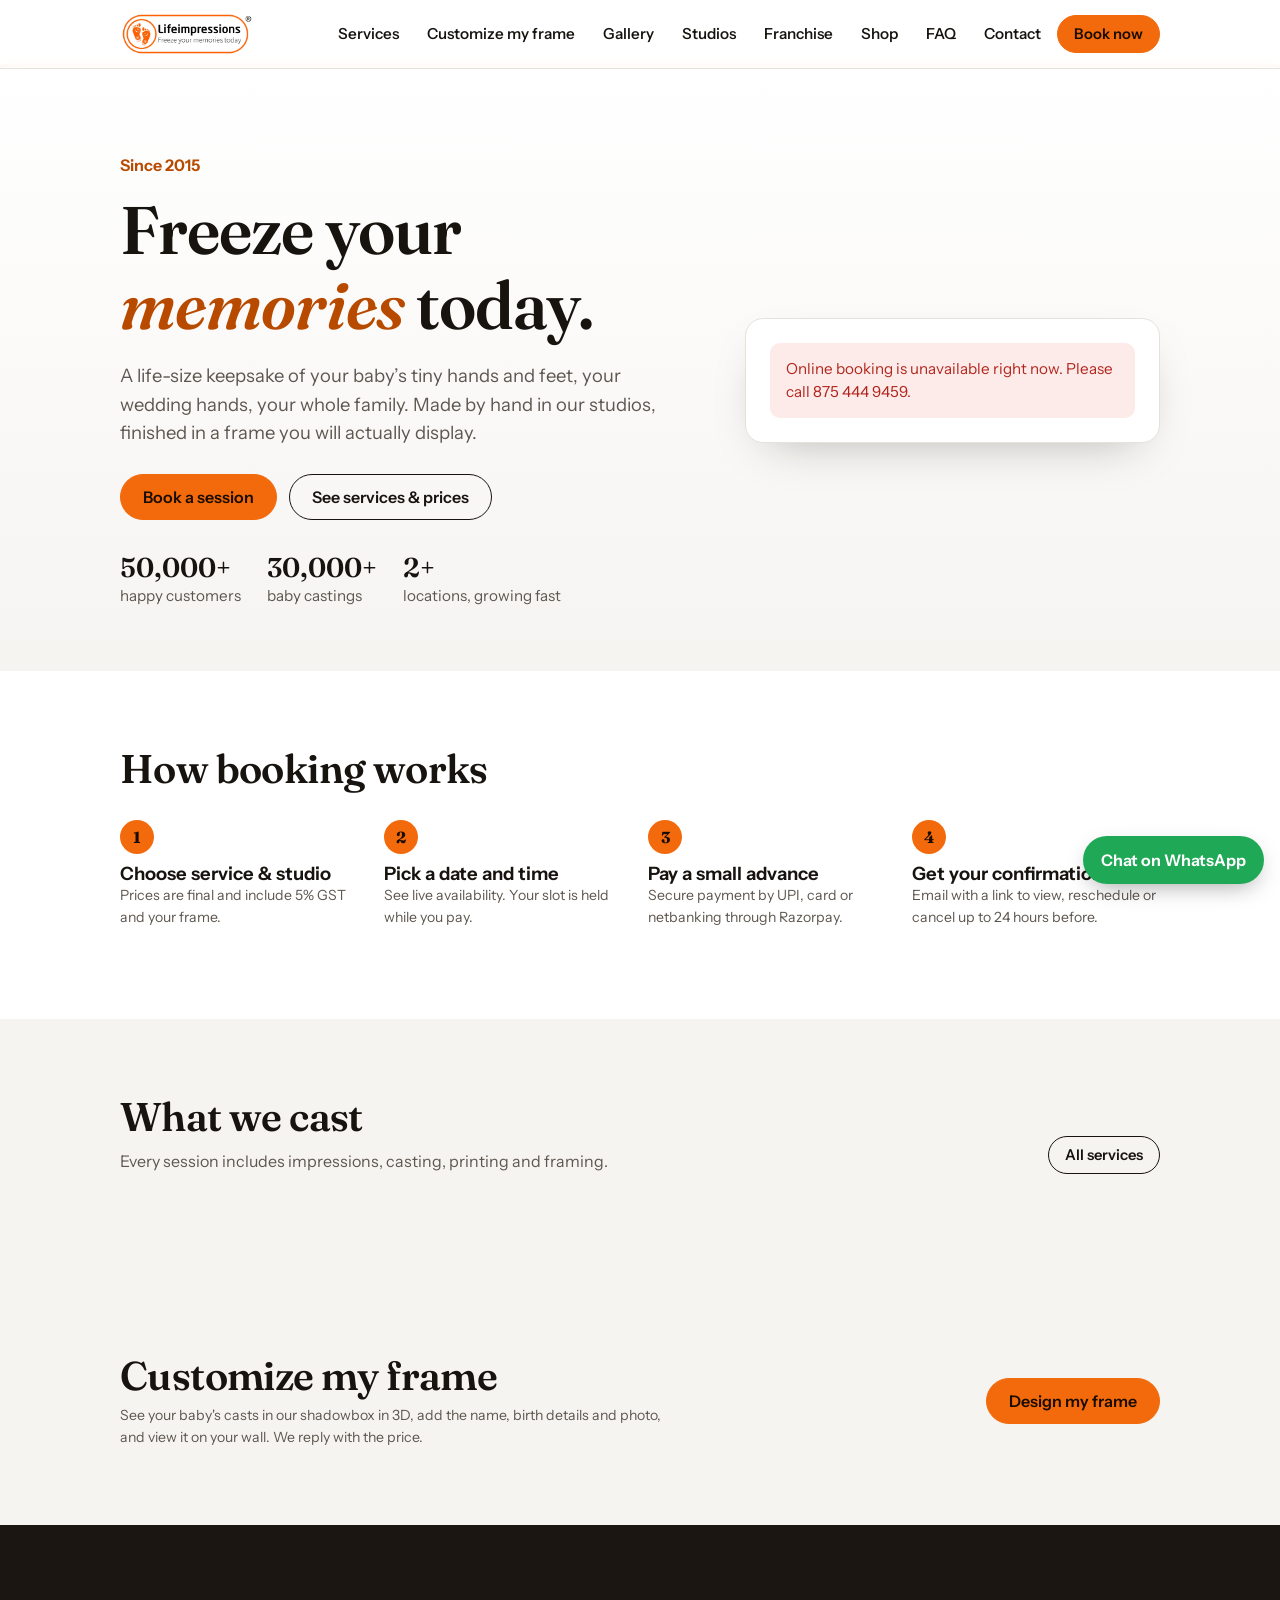
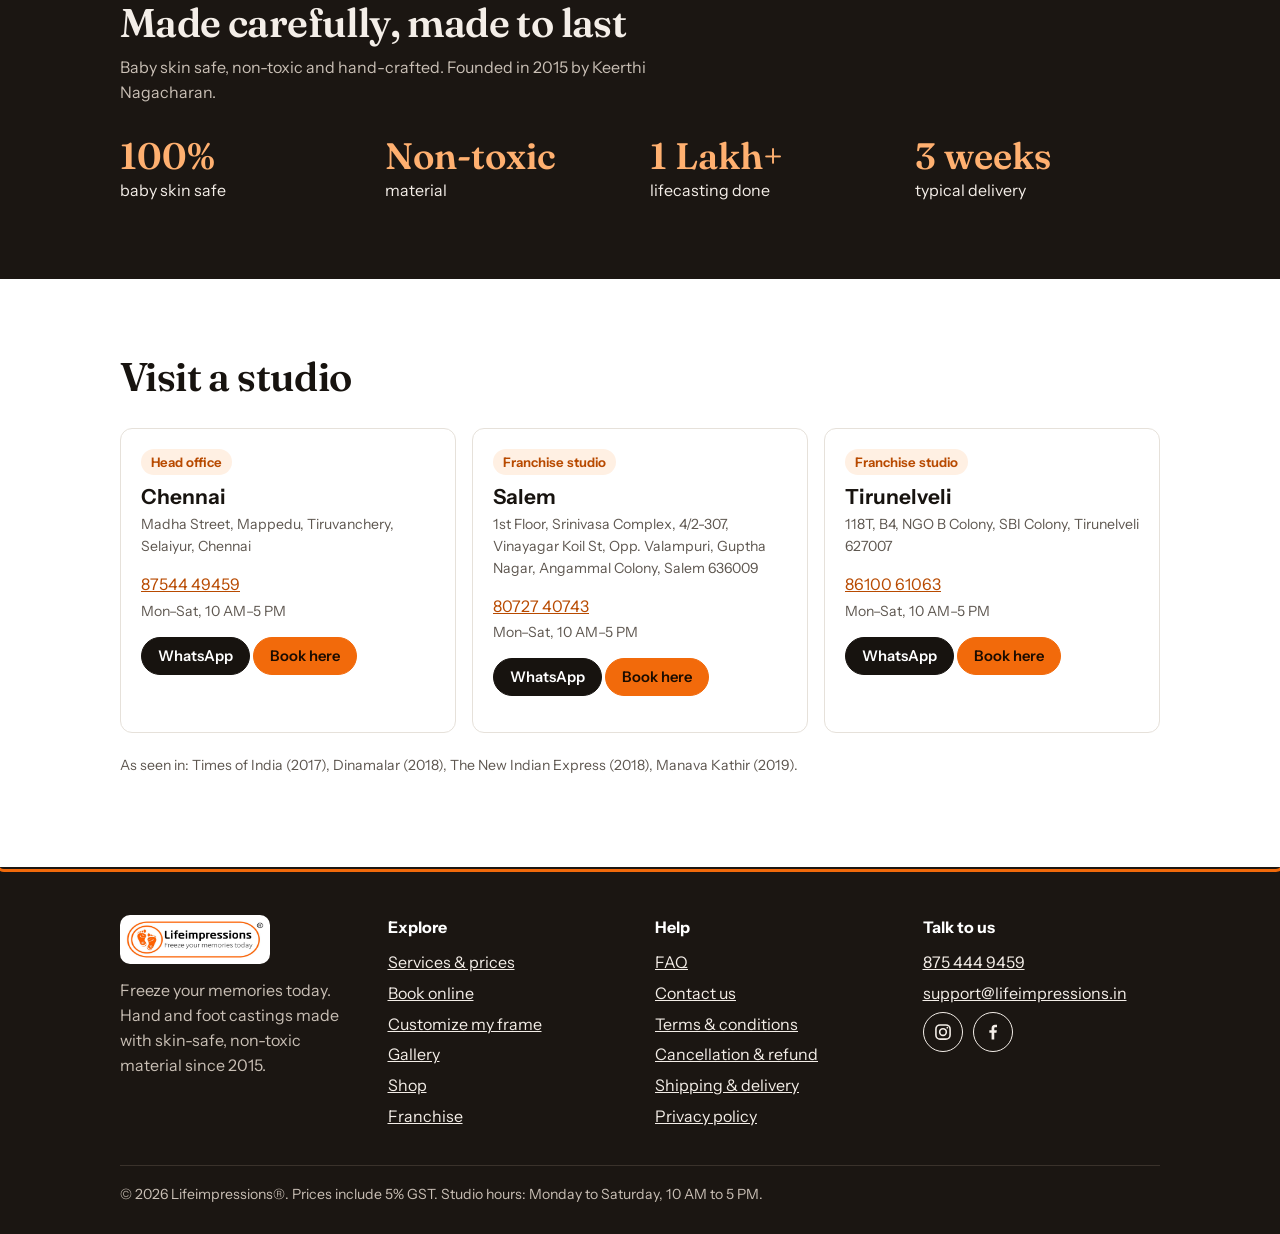
<file: index.html>
<!doctype html>
<html lang="en">
<head>
<meta charset="utf-8">
<meta name="viewport" content="width=device-width,initial-scale=1">
<title>Lifeimpressions | Baby hand &amp; foot casting, couple and family casting</title>
<meta name="description" content="Freeze your memories today. Hand and foot casting for babies, couples and families at our studios in Chennai, Salem and Tirunelveli. Book online in two minutes.">
<meta name="theme-color" content="#17130F">
<link rel="icon" href="assets/icon.png">
<link rel="preconnect" href="https://fonts.googleapis.com"><link rel="preconnect" href="https://fonts.gstatic.com" crossorigin>
<link href="https://fonts.googleapis.com/css2?family=Fraunces:ital,opsz,wght@0,9..144,500;0,9..144,600;1,9..144,500&family=Instrument+Sans:wght@400;500;600;700&family=Great+Vibes&display=swap" rel="stylesheet">
<link rel="stylesheet" href="styles.css">
</head>
<body>
<a class="sr" href="#main">Skip to content</a>
<header class="top"><div class="wrap">
  <a class="logo" href="#/" aria-label="Lifeimpressions home"><img src="assets/logo.png" alt="Lifeimpressions" width="134" height="44"></a>
  <button class="burger" id="burger" aria-label="Menu" aria-expanded="false">&#9776;</button>
  <nav id="nav" aria-label="Main">
    <a class="l" href="#/services">Services</a><a class="l" href="/shadowbox-3d">Customize my frame</a><a class="l" href="#/gallery">Gallery</a><a class="l" href="#/locations">Studios</a>
    <a class="l" href="#/franchise">Franchise</a><a class="l" href="#/shop">Shop</a><a class="l" href="#/faq">FAQ</a><a class="l" href="#/contact">Contact</a>
    <a class="btn primary small" href="#/book">Book now</a>
  </nav>
</div></header>
<main id="main" tabindex="-1"></main>
<footer><div class="wrap">
  <div class="cols">
    <div><img src="assets/logo.png" alt="Lifeimpressions" width="150" height="49" style="background:#fff;border-radius:10px;padding:4px"><p style="margin-top:14px">Freeze your memories today. Hand and foot castings made with skin-safe, non-toxic material since 2015.</p></div>
    <div><h4>Explore</h4><ul><li><a href="#/services">Services &amp; prices</a></li><li><a href="#/book">Book online</a></li><li><a href="/shadowbox-3d">Customize my frame</a></li><li><a href="#/gallery">Gallery</a></li><li><a href="#/shop">Shop</a></li><li><a href="#/franchise">Franchise</a></li></ul></div>
    <div><h4>Help</h4><ul><li><a href="#/faq">FAQ</a></li><li><a href="#/contact">Contact us</a></li><li><a href="#/policies/terms">Terms &amp; conditions</a></li><li><a href="#/policies/cancellation">Cancellation &amp; refund</a></li><li><a href="#/policies/shipping">Shipping &amp; delivery</a></li><li><a href="#/policies/privacy">Privacy policy</a></li></ul></div>
    <div><h4>Talk to us</h4><ul id="foot-contact"></ul></div>
  </div>
  <div class="fine">&copy; <span id="yr"></span> Lifeimpressions&reg;. Prices include 5% GST. Studio hours: Monday to Saturday, 10 AM to 5 PM.</div>
</div></footer>
<a class="wa" id="wa" href="#" target="_blank" rel="noopener">Chat on WhatsApp</a>
<script type="importmap">{"imports":{"three":"https://cdn.jsdelivr.net/npm/three@0.160.0/build/three.module.js","three/examples/jsm/":"https://cdn.jsdelivr.net/npm/three@0.160.0/examples/jsm/"}}</script>
<script src="config.js"></script>
<script src="app.js"></script>
</body>
</html>
</file>
<file: styles.css>
:root{
  --ink:#17130F; --ink2:#5E5750; --ground:#FFFFFF; --soft:#F6F4F1; --line:#E6E1DA;
  --orange:#F26A0B; --orange-ink:#B84A00; --orange-bg:#FFF0E3; --deep:#1B1612; --deep2:#2A231D;
  --ok:#1E7B4F; --ok-bg:#E4F4EB; --bad:#B3261E; --bad-bg:#FCEBE9;
  --display:'Fraunces',Georgia,serif; --body:'Instrument Sans','Segoe UI',system-ui,sans-serif;
  --r:12px; --gutter:clamp(16px,4vw,40px); --max:1120px;
}
*{box-sizing:border-box} html{scroll-behavior:smooth}
body{margin:0;font:16px/1.55 var(--body);color:var(--ink);background:var(--ground);-webkit-font-smoothing:antialiased}
img{max-width:100%;display:block} a{color:var(--orange-ink)} h1,h2,h3{margin:0;line-height:1.12}
h1,h2{font-family:var(--display);font-weight:600;letter-spacing:-.015em}
h1{font-size:clamp(2.3rem,6vw,4.2rem)} h2{font-size:clamp(1.7rem,3.6vw,2.5rem)} h3{font-size:1.15rem;font-weight:650}
p{margin:0 0 1em} .wrap{max-width:var(--max);margin:0 auto;padding:0 var(--gutter)}
.sr{position:absolute;left:-9999px} :focus-visible{outline:3px solid var(--orange);outline-offset:2px;border-radius:4px}
.btn{display:inline-flex;align-items:center;justify-content:center;gap:8px;min-height:46px;padding:0 22px;border-radius:999px;border:1.5px solid var(--ink);background:var(--ink);color:#fff;font:600 1rem var(--body);cursor:pointer;text-decoration:none;transition:transform .15s,background .15s}
.btn:hover{transform:translateY(-1px)} .btn.primary{background:var(--orange);border-color:var(--orange);color:#1b0c00}
.btn.ghost{background:transparent;color:var(--ink)} .btn.small{min-height:38px;padding:0 16px;font-size:.92rem}
.btn[disabled]{opacity:.45;cursor:not-allowed;transform:none}
/* header */
.top{position:sticky;top:0;z-index:20;background:rgba(255,255,255,.94);backdrop-filter:blur(8px);border-bottom:1px solid var(--line)}
.top .wrap{display:flex;align-items:center;gap:18px;min-height:68px}
.top .logo img{height:44px;width:auto} nav{margin-left:auto;display:flex;gap:4px;align-items:center}
nav a.l{padding:8px 12px;border-radius:8px;color:var(--ink);text-decoration:none;font-weight:550;font-size:.95rem}
nav a.l:hover,nav a.l.on{background:var(--soft)} .burger{display:none;margin-left:auto;min-height:44px;min-width:44px;border:1px solid var(--line);background:#fff;border-radius:10px;font-size:1.3rem}
@media(max-width:900px){.burger{display:block} nav{position:absolute;left:0;right:0;top:68px;background:#fff;border-bottom:1px solid var(--line);flex-direction:column;align-items:stretch;padding:10px var(--gutter) 16px;display:none;margin:0}
 nav.open{display:flex} nav a.l{padding:12px}}
/* hero */
.hero{padding:clamp(36px,7vw,84px) 0 clamp(32px,5vw,64px);background:linear-gradient(180deg,#fff,var(--soft))}
.hero .wrap{display:grid;grid-template-columns:1.15fr .85fr;gap:clamp(24px,5vw,64px);align-items:center}
.hero .kick{color:var(--orange-ink);font-weight:650;margin-bottom:14px}
.hero h1 em{font-style:italic;color:var(--orange-ink)} .hero .lead{font-size:1.15rem;color:var(--ink2);max-width:34em;margin:20px 0 26px}
.hero .proof{display:flex;gap:26px;flex-wrap:wrap;margin-top:30px;color:var(--ink2);font-size:.95rem} .hero .proof b{display:block;font:600 1.7rem var(--display);color:var(--ink)}
.quick{background:#fff;border:1px solid var(--line);border-radius:18px;padding:24px;box-shadow:0 18px 50px -24px rgba(23,19,15,.35)}
.quick h3{font-family:var(--display);font-size:1.4rem;margin-bottom:4px} .quick p.s{color:var(--ink2);font-size:.95rem}
@media(max-width:860px){.hero .wrap{grid-template-columns:1fr}}
/* forms */
label{display:block;font-weight:600;font-size:.92rem;margin:14px 0 6px}
input,select,textarea{width:100%;min-height:46px;padding:10px 12px;border:1.5px solid var(--line);border-radius:10px;font:inherit;background:#fff;color:var(--ink)}
textarea{min-height:92px} input:focus,select:focus,textarea:focus{border-color:var(--orange);outline:none;box-shadow:0 0 0 3px var(--orange-bg)}
.err{color:var(--bad);font-size:.88rem;margin-top:4px} .hint{color:var(--ink2);font-size:.88rem}
.hp{position:absolute;left:-9999px;height:0;overflow:hidden}
/* sections */
section.s{padding:clamp(40px,6vw,76px) 0} section.s.soft{background:var(--soft)} section.s.deep{background:var(--deep);color:#F4EEE8}
.head{display:flex;justify-content:space-between;align-items:end;gap:20px;flex-wrap:wrap;margin-bottom:28px}
.head p{color:var(--ink2);max-width:36em;margin:10px 0 0} section.deep .head p{color:#C9BFB5}
.grid{display:grid;gap:16px;grid-template-columns:repeat(auto-fill,minmax(250px,1fr))}
.card{background:#fff;border:1px solid var(--line);border-radius:var(--r);padding:20px} .card.link{text-decoration:none;color:inherit;transition:border-color .15s,transform .15s} .card.link:hover{border-color:var(--orange);transform:translateY(-2px)}
.price{font:600 1.15rem var(--display)} .price small{font:500 .8rem var(--body);color:var(--ink2)}
.steps{counter-reset:s;display:grid;gap:16px;grid-template-columns:repeat(auto-fit,minmax(220px,1fr))} .steps div{counter-increment:s;padding-top:44px;position:relative}
.steps div:before{content:counter(s);position:absolute;top:0;left:0;width:34px;height:34px;border-radius:50%;background:var(--orange);color:#1b0c00;font:700 1rem var(--display);display:grid;place-items:center}
.stats{display:grid;grid-template-columns:repeat(auto-fit,minmax(150px,1fr));gap:20px;text-align:left} .stats b{font:600 2.3rem var(--display);display:block;color:#FFB070}
.chips{display:flex;flex-wrap:wrap;gap:8px} .chip{min-height:44px;padding:0 16px;border:1.5px solid var(--line);border-radius:999px;background:#fff;font:600 .95rem var(--body);cursor:pointer;color:var(--ink)}
.chip:hover{border-color:var(--orange)} .chip.on{background:var(--ink);color:#fff;border-color:var(--ink)} .chip[disabled]{opacity:.4;cursor:not-allowed;text-decoration:line-through}
.tag{display:inline-block;padding:3px 10px;border-radius:999px;background:var(--orange-bg);color:var(--orange-ink);font-weight:650;font-size:.82rem}
.note{padding:14px 16px;border-radius:10px;background:var(--orange-bg);color:#5a2a00;font-size:.95rem} .note.bad{background:var(--bad-bg);color:var(--bad)} .note.ok{background:var(--ok-bg);color:var(--ok)}
/* booking */
.book{display:grid;grid-template-columns:1fr 340px;gap:32px;align-items:start;padding:30px 0 70px} @media(max-width:900px){.book{grid-template-columns:1fr}}
.prog{display:flex;gap:8px;margin-bottom:22px;flex-wrap:wrap} .prog span{padding:6px 14px;border-radius:999px;background:var(--soft);color:var(--ink2);font-weight:600;font-size:.88rem}
.prog span.on{background:var(--ink);color:#fff} .prog span.done{background:var(--ok-bg);color:var(--ok)}
.panel{background:#fff;border:1px solid var(--line);border-radius:16px;padding:clamp(16px,3vw,28px)}
.pick{display:grid;gap:10px} .opt{display:flex;justify-content:space-between;gap:14px;align-items:center;padding:14px 16px;border:1.5px solid var(--line);border-radius:12px;background:#fff;text-align:left;font:inherit;cursor:pointer;width:100%;color:var(--ink)}
.opt:hover{border-color:var(--orange)} .opt.on{border-color:var(--orange);background:var(--orange-bg)} .opt b{display:block} .opt small{color:var(--ink2)}
.summary{position:sticky;top:90px;background:var(--deep);color:#F4EEE8;border-radius:16px;padding:22px} .summary h3{font-family:var(--display);font-size:1.3rem;margin-bottom:10px}
.summary dl{margin:0;display:grid;grid-template-columns:auto 1fr;gap:6px 14px;font-size:.95rem} .summary dt{color:#C9BFB5} .summary dd{margin:0;text-align:right} .summary hr{border:0;border-top:1px solid #4a4038;margin:14px 0}
.summary .due{display:flex;justify-content:space-between;font:600 1.15rem var(--display)} @media(max-width:900px){.summary{position:static}}
.cal{width:100%} .cal .bar{display:flex;align-items:center;justify-content:space-between;margin-bottom:10px} .cal .bar b{font:600 1.2rem var(--display)}
.cal .dow,.cal .days{display:grid;grid-template-columns:repeat(7,1fr);gap:4px;text-align:center} .cal .dow{font-size:.78rem;color:var(--ink2);font-weight:650;margin-bottom:4px}
.day{min-height:46px;border-radius:10px;border:1.5px solid transparent;background:var(--soft);font:600 .95rem var(--body);cursor:pointer;color:var(--ink)} .day:hover:not([disabled]){border-color:var(--orange)}
.day[disabled]{background:transparent;color:#B6AFA6;cursor:not-allowed;font-weight:500} .day.on{background:var(--ink);color:#fff} .day.has:after{content:"";display:block;width:5px;height:5px;border-radius:50%;background:var(--orange);margin:2px auto 0}
.check{display:flex;gap:12px;align-items:flex-start;padding:12px 0;border-bottom:1px solid var(--line)} .check input{width:22px;min-height:22px;margin-top:2px;accent-color:var(--orange)} .check label{margin:0;font-weight:500}
.ok-box{text-align:center;padding:10px 0} .ok-box .tick{width:64px;height:64px;border-radius:50%;background:var(--ok-bg);color:var(--ok);display:grid;place-items:center;font-size:2rem;margin:0 auto 14px}
.kv{display:grid;grid-template-columns:auto 1fr;gap:8px 18px;margin:18px 0} .kv dt{color:var(--ink2)} .kv dd{margin:0;font-weight:600}
/* prose */
.prose{max-width:46em} .prose h2{font-size:1.5rem;margin:1.8em 0 .5em} .prose h3{margin:1.4em 0 .4em} .prose li{margin-bottom:.4em}
details{border-bottom:1px solid var(--line);padding:16px 0} summary{cursor:pointer;font-weight:650;font-size:1.05rem;list-style:none;display:flex;justify-content:space-between;gap:12px;min-height:32px} summary::-webkit-details-marker{display:none} summary:after{content:"+";font-size:1.4rem;color:var(--orange-ink)} details[open] summary:after{content:"–"} details p{margin:10px 0 0;color:var(--ink2)}
.gal{columns:3 220px;gap:12px} .gal img{border-radius:10px;margin-bottom:12px;width:100%}
footer{background:var(--deep);color:#C9BFB5;padding:48px 0 28px} footer a{color:#F4EEE8} footer .cols{display:grid;gap:30px;grid-template-columns:repeat(auto-fit,minmax(200px,1fr))} footer h4{color:#fff;margin:0 0 10px;font-size:1rem} footer ul{list-style:none;margin:0;padding:0} footer li{margin-bottom:6px} footer .fine{border-top:1px solid #3a322b;margin-top:30px;padding-top:18px;font-size:.88rem}
.wa{position:fixed;right:16px;bottom:16px;z-index:30;background:#1FA855;color:#fff;border-radius:999px;padding:0 18px;min-height:48px;display:flex;align-items:center;font-weight:650;text-decoration:none;box-shadow:0 8px 24px -8px rgba(0,0,0,.4)}
@media(prefers-reduced-motion:reduce){*{transition:none!important;scroll-behavior:auto!important}}

@media(max-width:600px){.wa{padding:0 14px;min-height:44px;font-size:.9rem}}

.gwrap{position:relative}.glist{list-style:none;margin:4px 0 0;padding:0;border:1px solid var(--line);border-radius:10px;background:var(--ground);position:absolute;left:0;right:0;z-index:1000;max-height:240px;overflow:auto;box-shadow:0 8px 24px rgba(23,19,15,.12)}
.glist[hidden]{display:none}.glist li{padding:11px 14px;cursor:pointer;font-size:.92rem;border-bottom:1px solid var(--line)}.glist li:last-child{border-bottom:0}.glist li:hover{background:var(--soft)}.glist li.none{color:var(--ink2);cursor:default}
.map{height:280px;margin-top:10px;border-radius:var(--r);border:1px solid var(--line);z-index:0}

.card.svc{padding:0;overflow:hidden;display:block}.svc-img{aspect-ratio:4/3;background:var(--soft);overflow:hidden}.svc-img img{width:100%;height:100%;object-fit:cover;display:block;transition:transform .3s}.card.svc:hover .svc-img img{transform:scale(1.04)}.svc-body{padding:16px 20px 20px}
.opt-img{width:56px;height:56px;border-radius:10px;object-fit:cover;flex:none;background:var(--soft)}

.hero .cta{display:flex;flex-wrap:wrap;gap:12px}
@media(max-width:560px){
  .hero .cta{flex-direction:column}.hero .cta .btn{width:100%}
  .hero .proof{display:grid;grid-template-columns:repeat(3,1fr);gap:10px;font-size:.8rem;margin-top:26px}.hero .proof b{font-size:1.3rem}
}

.two-col{grid-template-columns:1fr 1fr}@media(max-width:860px){.two-col{grid-template-columns:1fr}}
.two-col{padding:10px var(--gutter) 70px}

.social{display:inline-flex;gap:10px;vertical-align:middle}.social a{display:inline-flex;align-items:center;justify-content:center;width:40px;height:40px;border-radius:50%;border:1.5px solid currentColor;color:inherit;text-decoration:none;transition:background .15s,color .15s,border-color .15s}
.social a:hover{background:var(--orange);border-color:var(--orange);color:#1b0c00}.social.lg a{width:46px;height:46px;color:var(--ink)}.social.lg a:hover{color:#1b0c00}
footer .social a{color:#F4EEE8}footer .social a:hover{color:#1b0c00}

/* ---- booking wizard: stepper on top, action bar fixed to the bottom on every screen size ---- */
.wiz{list-style:none;padding:0;margin:0 0 10px;display:flex;align-items:flex-start;counter-reset:w}
.wiz li{flex:1;position:relative;display:flex;flex-direction:column;align-items:center;text-align:center;gap:6px;font-size:.82rem;color:var(--ink2);font-weight:600}
.wiz li:not(:first-child)::before{content:"";position:absolute;top:15px;right:50%;width:100%;height:2px;background:var(--line);z-index:0}
.wiz li.done:not(:first-child)::before,.wiz li.on:not(:first-child)::before{background:var(--orange)}
.wiz i{position:relative;z-index:1;width:32px;height:32px;border-radius:50%;display:grid;place-items:center;background:#fff;border:2px solid var(--line);font-style:normal;font-weight:700;color:var(--ink2)}
.wiz li.on i{background:var(--orange);border-color:var(--orange);color:#1b0c00}.wiz li.done i{background:var(--ok-bg);border-color:var(--ok);color:var(--ok)}.wiz li.on{color:var(--ink)}
.wiz-count{display:none;margin:0 0 18px;color:var(--ink2);font-size:.95rem}
@media(max-width:640px){.wiz li span{display:none}.wiz li.on span{display:none}.wiz-count{display:block}}
.wiz-page{padding-bottom:120px}
.wnav{position:fixed;left:0;right:0;bottom:0;z-index:80;background:#fff;border-top:1px solid var(--line);box-shadow:0 -6px 24px rgba(23,19,15,.08);padding:12px var(--gutter) calc(12px + env(safe-area-inset-bottom))}
.wnav-in{max-width:calc(var(--max) - 2 * var(--gutter));margin:0 auto;display:flex;align-items:center;justify-content:space-between;gap:16px}
.wnav-info{display:flex;flex-direction:column;line-height:1.25;min-width:0}.wnav-info span{font-size:.8rem;color:var(--ink2)}.wnav-info b{font:600 1.35rem var(--display)}.wnav-info small{color:var(--ink2);font-size:.8rem}
.wnav-btns{display:flex;gap:10px}.wnav-btns .btn{min-height:50px;padding:0 26px}
@media(max-width:560px){.wnav-in{gap:10px}.wnav-btns{flex:1}.wnav-btns .btn.primary{flex:1;padding:0 14px}.wnav-btns .btn.ghost{padding:0 16px}.wnav-info b{font-size:1.15rem}.wnav-info small{display:none}.wnav-info{flex:none}}

.vgrid{display:grid;gap:22px;grid-template-columns:repeat(auto-fill,minmax(300px,1fr))}.vid{margin:0}.vid figcaption{margin-top:10px;font-weight:600;font-size:.98rem;line-height:1.35}
.vbox{position:relative;display:block;width:100%;aspect-ratio:16/9;border:0;border-radius:var(--r);overflow:hidden;background:var(--deep);cursor:pointer;padding:0}.vbox img{width:100%;height:100%;object-fit:cover;display:block}
.vbox iframe{position:absolute;inset:0;width:100%;height:100%;border:0}.vbox.fb:not(.playing){background:linear-gradient(135deg,#1b3a6b,#2f6fd1)}.vfb{position:absolute;left:14px;top:12px;color:#fff;font-weight:600;font-size:.9rem;opacity:.9}
.vplay{position:absolute;left:50%;top:50%;transform:translate(-50%,-50%);width:64px;height:64px;border-radius:50%;background:rgba(255,255,255,.92);color:#1b0c00;display:grid;place-items:center;box-shadow:0 6px 20px rgba(0,0,0,.3);transition:transform .15s}.vbox:hover .vplay{transform:translate(-50%,-50%) scale(1.08)}

.gtabs{display:flex;gap:8px;margin:0 0 22px;border-bottom:1px solid var(--line)}
.gtabs button{background:none;border:0;border-bottom:3px solid transparent;padding:12px 18px;font:inherit;font-weight:600;font-size:1.02rem;color:var(--ink2);cursor:pointer;margin-bottom:-1px}
.gtabs button small{font-weight:500;opacity:.7;margin-left:4px}
.gtabs button.on{color:var(--ink);border-bottom-color:var(--orange)}
.vbox video{position:absolute;inset:0;width:100%;height:100%;background:#000}
.vbox video,.vbox img.pimg{object-fit:contain}
/* Customize my frame: 3D shadowbox preview */
.fr-grid{display:grid;grid-template-columns:minmax(0,1.15fr) minmax(0,1fr);gap:24px;align-items:start}
.fr-prev{position:sticky;top:84px}
@media(max-width:860px){.fr-grid{grid-template-columns:1fr}.fr-prev{position:sticky;top:64px;z-index:5;margin:0 -4px}.fr-prev .panel{padding:8px 12px}.fr-prev.empty{display:none}.fr-size{display:none}}
.fr-size{text-align:center;margin:6px 0 0;font-size:.82rem}
.sb{--rx:0;--ry:0;container-type:inline-size;width:min(100%,520px);margin:6px auto;position:relative}
@media(max-width:860px){.sb{width:min(100%,calc(30vh * var(--ar)))}}
.sb-tilt{width:100%;height:100%;transform:perspective(1100px) rotateX(calc(var(--rx) * -4deg)) rotateY(calc(var(--ry) * 6deg));transition:transform .12s linear;transform-style:preserve-3d;filter:drop-shadow(0 2.4cqw 2.6cqw rgba(23,19,15,.32))}
.sb-frame{position:relative;width:100%;height:100%;box-sizing:border-box;border:calc(var(--fw) * .55cqw) solid var(--fc);border-radius:.4cqw;background:var(--fc);
  box-shadow:inset 0 0 0 .35cqw var(--fe),inset 0 0 1.2cqw .4cqw rgba(0,0,0,.55);
  background-image:repeating-linear-gradient(95deg,rgba(255,255,255,.05) 0 .5cqw,rgba(0,0,0,.07) .5cqw 1cqw)}
.sb-liner{position:absolute;inset:0;background:#0d0c0b;padding:3.4cqw;overflow:hidden;box-shadow:inset calc(var(--ry) * -1.4cqw) calc(var(--rx) * 1.4cqw) 2.6cqw .4cqw rgba(0,0,0,.9)}
.sb-board{position:relative;width:100%;height:100%;box-sizing:border-box;background:var(--bd);padding:4.4cqw;display:grid;grid-template-columns:41% 1fr;grid-template-rows:minmax(0,1fr) auto;column-gap:4.6cqw;row-gap:1.6cqw;
  transform:translate(calc(var(--ry) * -.9cqw),calc(var(--rx) * .9cqw));box-shadow:0 0 2.4cqw .3cqw rgba(0,0,0,.75)}
.sb-photo{grid-column:1;grid-row:1;position:relative;overflow:hidden;background:#e4e0d9;border:.25cqw solid #111;touch-action:none;cursor:grab;min-height:0}
.sb-photo.drag{cursor:grabbing}.sb-photo img{position:absolute;inset:0;width:100%;height:100%;object-fit:cover;user-select:none;-webkit-user-drag:none;pointer-events:none}
.fr-empty{position:absolute;inset:0;display:grid;place-items:center;text-align:center;color:#8a837a;font-size:2.6cqw;padding:1cqw}
.sb-name{grid-column:1;grid-row:2;text-align:center;font:400 5.6cqw/1.2 "Great Vibes","Allura","Brush Script MT",cursive;padding-top:.4cqw;white-space:nowrap;overflow:hidden;text-overflow:ellipsis;
  background:linear-gradient(180deg,#f8e08e,#c8982f 60%,#a97c22);-webkit-background-clip:text;background-clip:text;color:transparent;filter:drop-shadow(.15cqw .2cqw .1cqw rgba(0,0,0,.35))}
.sb-name.ghost,.sb-charm.ghost{opacity:.4}
.sb-casts{grid-column:2;grid-row:1;position:relative;border:.25cqw solid #111;min-height:0;min-width:0;overflow:visible;background:var(--bd)}
.sb-board.dark .sb-casts,.sb-board.dark .sb-photo{border-color:#8a7a52}
.sb-casts img{position:absolute;left:1.2cqw;top:1.2cqw;width:calc(100% - 2.4cqw);height:calc(100% - 2.4cqw);object-fit:contain;transform:translate(calc(var(--ry) * -1.5cqw),calc(var(--rx) * 1.2cqw));filter:drop-shadow(calc(.7cqw + var(--ry) * -.7cqw) calc(.9cqw + var(--rx) * .5cqw) .7cqw rgba(0,0,0,.42));user-select:none;pointer-events:none}
.sb-charms{grid-column:2;grid-row:2;display:flex;justify-content:space-around;align-items:center;transform:translate(calc(var(--ry) * -1.5cqw),calc(var(--rx) * 1.2cqw))}
.sb-charm{flex:none;width:9.6cqw;height:9.6cqw;overflow:visible;filter:drop-shadow(calc(.4cqw + var(--ry) * -.5cqw) calc(.5cqw + var(--rx) * .4cqw) .35cqw rgba(0,0,0,.42))}
.sb-glass{position:absolute;inset:0;pointer-events:none;background:linear-gradient(115deg,rgba(255,255,255,var(--sheen)) 0%,rgba(255,255,255,0) 32%,rgba(255,255,255,0) 62%,rgba(255,255,255,calc(var(--sheen) * .55)) 100%);background-size:220% 100%;background-position:calc(50% + var(--ry) * 45%) 0}
.fr-drop{display:flex;flex-direction:column;align-items:center;gap:6px;text-align:center;padding:34px 16px;border:2px dashed var(--line);border-radius:14px;background:var(--soft);cursor:pointer}
.fr-drop:hover{border-color:var(--orange)}.fr-drop b{font-size:1.1rem}.fr-drop span{color:var(--ink2);font-size:.92rem}
.fr-models{display:grid;grid-template-columns:repeat(2,1fr);gap:10px}
.fr-m{display:flex;flex-direction:column;align-items:flex-start;gap:4px;padding:12px;border:1.5px solid var(--line);border-radius:12px;background:#fff;text-align:left;font:inherit;color:var(--ink);cursor:pointer}
.fr-m:hover{border-color:var(--orange)}.fr-m.on{border-color:var(--orange);background:var(--orange-bg)}.fr-m small{color:var(--ink2)}
.fr-sw{display:block;width:100%;height:34px;border-radius:6px;border:4px solid;margin-bottom:4px}
.fr-dot{display:inline-block;width:14px;height:14px;border-radius:50%;border:1px solid #bbb;margin-right:8px;vertical-align:-2px}
.chip.on{border-color:var(--orange);background:var(--orange-bg);color:var(--ink)}
.fr-sum{white-space:pre-wrap;background:var(--soft);border-radius:10px;padding:12px 14px;margin:16px 0 0;font:.88rem/1.5 var(--body);color:var(--ink2)}
.fr-zoom{margin:0 0 18px;padding-bottom:16px;border-bottom:1px solid var(--line)}.fr-zoom input{width:100%}
.two-up{display:grid;grid-template-columns:1fr 1fr;gap:12px}
.fr-band{display:flex;gap:18px;align-items:center;justify-content:space-between;flex-wrap:wrap}

/* views: front / 3D / on my wall */
.fr-views{display:flex;gap:4px;padding:4px;background:var(--soft);border-radius:999px;margin:0 auto 8px;width:fit-content;max-width:100%}
.fr-views button{border:0;background:none;border-radius:999px;padding:9px 16px;font:600 .9rem var(--body);color:var(--ink2);cursor:pointer;min-height:40px}
.fr-views button.on{background:#fff;color:var(--ink);box-shadow:0 1px 4px rgba(23,19,15,.18)}
@media(max-width:860px){.fr-views{margin-bottom:4px}.fr-views button{padding:7px 12px;font-size:.85rem;min-height:36px}}
.sb.wide .sb-board{grid-template-columns:30% minmax(0,1fr)}
.sb.sq .sb-charm{width:8cqw;height:8cqw}.sb.wide .sb-name{font-size:3.9cqw}.sb.sq .sb-board{grid-template-columns:46% minmax(0,1fr);grid-template-rows:auto auto;align-content:center}
.sb.sq .sb-photo{aspect-ratio:4/5;height:auto}.sb.sq .sb-casts{height:100%}
/* true 3D box */
.sb3{perspective:150cqw;--H:calc(100cqw / var(--ar));--T:calc(var(--fw) * .55cqw);--D:9cqw;--Do:11cqw}
.sb3d{position:absolute;inset:0;transform-style:preserve-3d;transform:rotateX(calc(var(--rx) * -15deg)) rotateY(calc(var(--ry) * 26deg));transition:transform .12s linear}
.b3{position:absolute;box-sizing:border-box}
.ring{inset:0;border:var(--T) solid var(--fc);border-image:linear-gradient(135deg,var(--fe),var(--fc) 38%,var(--fc) 68%,var(--fe)) 1;pointer-events:none}
.sb3 .ring{box-shadow:none}
.w-top,.w-bot{left:var(--T);width:calc(100cqw - 2 * var(--T));height:var(--D);transform-origin:50% 0;transform:rotateX(-90deg)}
.w-top{top:var(--T);background:linear-gradient(#000,#161412)}.w-bot{top:calc(var(--H) - var(--T));background:linear-gradient(#2a2622,#0b0a09)}
.w-l,.w-r{top:var(--T);width:var(--D);height:calc(var(--H) - 2 * var(--T));transform-origin:0 50%;transform:rotateY(90deg)}
.w-l{left:var(--T);background:linear-gradient(90deg,#000,#1d1a17)}.w-r{left:calc(100cqw - var(--T));background:linear-gradient(90deg,#1d1a17,#000)}
.o-top,.o-bot{left:0;width:100cqw;height:var(--Do);transform-origin:50% 0;transform:rotateX(-90deg);background:linear-gradient(var(--fe),var(--fc))}
.o-top{top:0}.o-bot{top:var(--H);filter:brightness(.7)}
.o-l,.o-r{top:0;width:var(--Do);height:var(--H);transform-origin:0 50%;transform:rotateY(90deg);background:linear-gradient(90deg,var(--fe),var(--fc))}
.o-l{left:0}.o-r{left:100cqw;filter:brightness(.75)}
.back{left:var(--T);top:var(--T);width:calc(100cqw - 2 * var(--T));height:calc(var(--H) - 2 * var(--T));transform:translateZ(calc(-1 * var(--D)));transform-style:preserve-3d}
.sb3 .sb-board{transform:none;box-shadow:none;transform-style:preserve-3d}
.sb3 .sb-casts,.sb3 .sb-charms{transform:none;transform-style:preserve-3d}
.sb3 .sb-casts img{transform:translateZ(2.6cqw)}
.sb3 .sb-charm{transform:translateZ(2.2cqw)}
.sh{inset:3cqw;background:rgba(23,19,15,.55);filter:blur(3cqw);transform:translate3d(2cqw,3.4cqw,calc(-1 * var(--Do) - 1cqw))}
.glass3{inset:var(--T);pointer-events:none;transform:translateZ(.4cqw);background:linear-gradient(115deg,rgba(255,255,255,var(--sheen)) 0%,rgba(255,255,255,0) 32%,rgba(255,255,255,0) 62%,rgba(255,255,255,calc(var(--sheen) * .55)) 100%);background-size:220% 100%;background-position:calc(50% + var(--ry) * 45%) 0}
.sb3{cursor:grab}
/* on my wall */
.wall{position:relative;width:100%;aspect-ratio:16/10;overflow:hidden;border-radius:12px;background-size:cover;background-position:center;box-shadow:inset 0 0 0 1px rgba(0,0,0,.08)}
.wall:not(.own){background-image:linear-gradient(180deg,rgba(255,255,255,.35),rgba(0,0,0,.06))}
.wall-skirt{position:absolute;left:0;right:0;top:86%;height:4%;background:rgba(255,255,255,.75);box-shadow:0 1px 3px rgba(0,0,0,.15)}
.wall-floor{position:absolute;left:0;right:0;top:90%;bottom:0;background:repeating-linear-gradient(90deg,#b58b5e 0 7%,#a97f53 7% 7.4%);box-shadow:inset 0 6px 10px rgba(0,0,0,.25)}
.wall-sofa{position:absolute;left:15%;width:70%;top:45%;height:auto;filter:drop-shadow(0 .6cqw .6cqw rgba(0,0,0,.25))}
.wall-ruler{position:absolute;left:4%;bottom:10%;height:61.5%;border-left:2px solid rgba(23,19,15,.55);width:10px}
.wall-ruler::before,.wall-ruler::after{content:"";position:absolute;left:-2px;width:10px;height:2px;background:rgba(23,19,15,.55)}.wall-ruler::before{top:0}.wall-ruler::after{bottom:0}
.wall-ruler span{white-space:nowrap;position:absolute;left:14px;top:-9px;font:600 .72rem var(--body);color:rgba(23,19,15,.7)}
.wall-frame{position:absolute;transform:translate(-50%,-50%);filter:drop-shadow(5px 8px 8px rgba(23,19,15,.38))}
.wall-frame .sb{width:100%;margin:0}.wall-frame .sb-tilt{filter:none;transform:none}
.wall-ctl{margin-top:10px;text-align:center}
.wall-sw{display:flex;justify-content:center;gap:8px;margin-bottom:6px}.wsw{width:30px;height:30px;border-radius:50%;border:2px solid #fff;box-shadow:0 0 0 1px #bbb;cursor:pointer;padding:0}.wsw.on{box-shadow:0 0 0 2px var(--orange)}
.wall-ctl input[type=range]{width:100%}
@media(max-width:860px){.fr-prev:has(.wall){position:static}}

/* three.js view + AR */
.fr-gl{position:relative;width:100%;aspect-ratio:4/3;background:radial-gradient(ellipse at 50% 40%,#f4efe6,#d9d2c4);border-radius:12px;overflow:hidden}
.fr-glmsg{position:absolute;inset:0;display:grid;place-items:center;margin:0;color:#6b6358}
.fr-glbar{display:flex;gap:6px;flex-wrap:wrap;margin-top:8px}.fr-glbar button{border:1px solid #cfc6b4;background:#fff;border-radius:999px;padding:6px 12px;font:inherit;font-size:.85rem;cursor:pointer}
.fr-glbar button.on{background:#1b1917;color:#fff;border-color:#1b1917}
.fr-ardlg{position:fixed;inset:0;z-index:200;background:rgba(0,0,0,.6);display:grid;place-items:center;padding:16px}
.fr-arbox{position:relative;background:#fff;border-radius:14px;width:min(560px,100%);height:min(78vh,640px);padding:12px;display:flex;flex-direction:column;gap:8px}
.fr-arbox model-viewer{flex:1;min-height:0}.fr-arx{position:absolute;right:10px;top:6px;z-index:2;border:0;background:none;font-size:28px;cursor:pointer}
.fr-arbtn{position:absolute;bottom:14px;left:50%;transform:translateX(-50%)}
</file>
